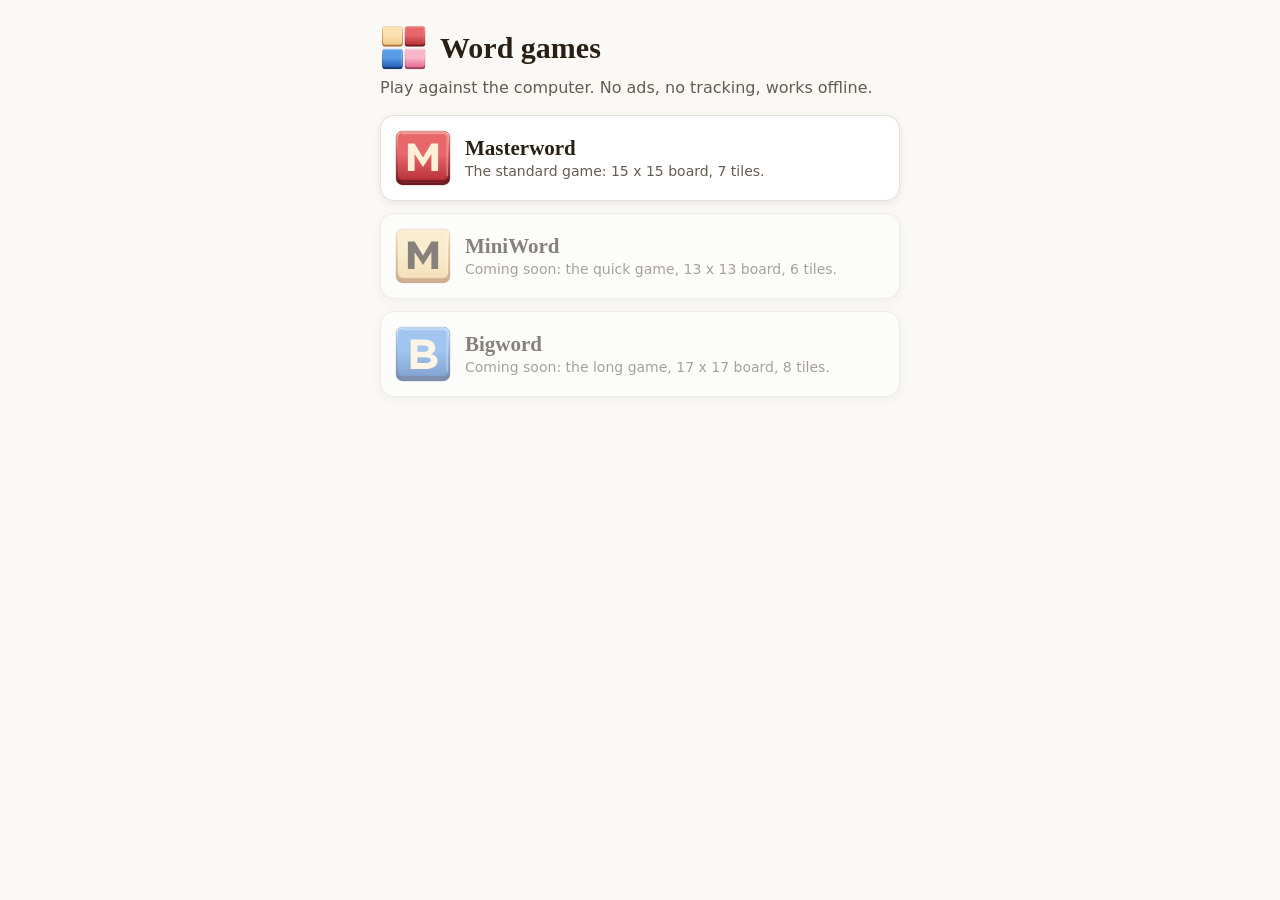
<file: index.html>
<!DOCTYPE html>
<html lang="en">
<head>
<meta charset="utf-8">
<meta name="viewport" content="width=device-width, initial-scale=1">
<meta name="theme-color" content="#FAF9F6">
<link rel="icon" href="art/logo-wordgames.svg">
<title>Word games</title>
<style>
body{margin:0;font-family:system-ui,-apple-system,"Segoe UI",Roboto,sans-serif;background:#FAF9F6;color:#292015;display:flex;justify-content:center}
main{width:min(100vw,520px);padding:24px 16px}
h1{display:flex;align-items:center;gap:12px;font-family:Georgia,'Times New Roman',serif;font-size:30px;margin:0 0 6px}
h1 img{width:48px;height:48px}
p{color:#655B50;margin:0 0 18px}
a.card,div.card{display:flex;align-items:center;gap:14px;background:#fff;border:1px solid #E6E0D7;border-radius:14px;padding:14px;margin-bottom:12px;text-decoration:none;color:inherit;box-shadow:0 2px 8px rgba(0,0,0,.08)}
.card img{width:56px;height:56px;flex:none}
.card b{display:block;font-family:Georgia,'Times New Roman',serif;font-size:21px}
.card span{font-size:14px;color:#655B50}
div.card{opacity:.55}
</style>
</head>
<body>
<main>
  <h1><img src="art/logo-wordgames.svg" alt="">Word games</h1>
  <p>Play against the computer. No ads, no tracking, works offline.</p>
  <a class="card" href="masterword/"><img src="art/logo-masterword.svg" alt=""><div><b>Masterword</b><span>The standard game: 15 x 15 board, 7 tiles.</span></div></a>
  <div class="card"><img src="art/logo-miniword.svg" alt=""><div><b>MiniWord</b><span>Coming soon: the quick game, 13 x 13 board, 6 tiles.</span></div></div>
  <div class="card"><img src="art/logo-bigword.svg" alt=""><div><b>Bigword</b><span>Coming soon: the long game, 17 x 17 board, 8 tiles.</span></div></div>
</main>
</body>
</html>
</file>
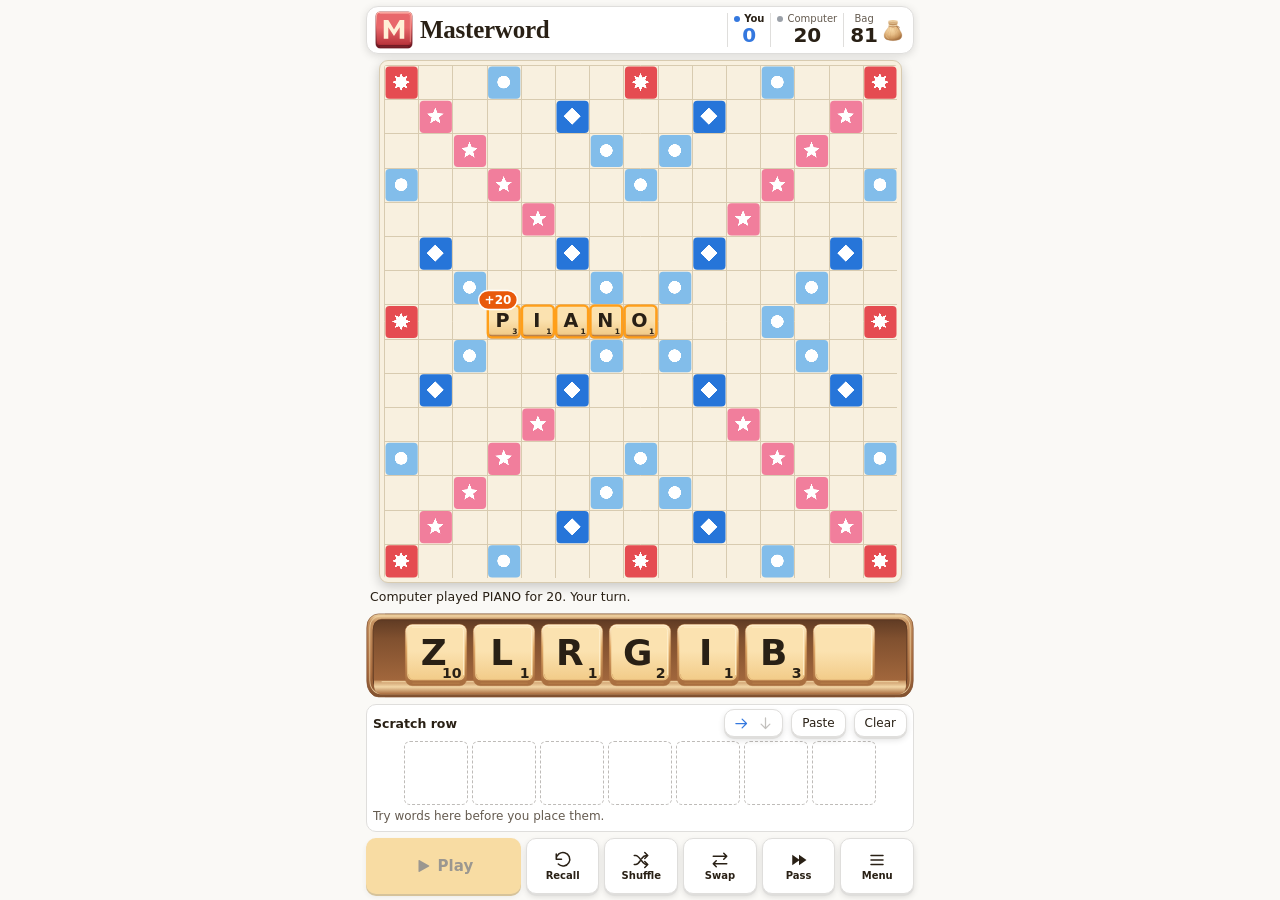
<file: masterword/index.html>
<!DOCTYPE html>
<html lang="en">
<head>
<meta charset="utf-8">
<meta name="viewport" content="width=device-width, initial-scale=1, user-scalable=no">
<meta name="mobile-web-app-capable" content="yes">
<meta name="apple-mobile-web-app-capable" content="yes">
<meta name="apple-mobile-web-app-title" content="Masterword">
<meta name="theme-color" content="#FAF9F6">
<link rel="manifest" href="manifest.json">
<link rel="icon" href="icon-192.png">
<link rel="apple-touch-icon" href="icon-192.png">
<link rel="stylesheet" href="../core/core.css">
<title>Masterword</title>
</head>
<body>
<script>window.WG_BASE = '../';</script>
<script src="config.js"></script>
<script src="../core/engine.js"></script>
<script src="../core/game.js"></script>
<script src="../core/dev.js"></script>
</body>
</html>
</file>
<file: core/core.css>
/* Word games shared styles. Colours come from the active theme (themes/<id>/theme.json) through the variables on <body>. */
*{box-sizing:border-box;-webkit-tap-highlight-color:transparent}
html,body{margin:0;height:100%;overflow:hidden;overscroll-behavior:none}
body{--page:#FAF9F6;--panel:#fff;--text:#292015;--muted:#655B50;--plain:#F8F0DF;--grid:#D8CBB0;--accent:#F6B93F;--icon:#292015;--tileInk:#292015;--blue:#3478DF;
 --bd:color-mix(in srgb,var(--text) 15%,var(--panel));--tileimg:none;--rackimg:none;--frameimg:none;
 font-family:system-ui,-apple-system,"Segoe UI",Roboto,sans-serif;background:var(--page);color:var(--text);display:flex;justify-content:center;
 user-select:none;-webkit-user-select:none;-webkit-touch-callout:none;touch-action:none}
#appbg{position:fixed;inset:0;z-index:0;background:center top/cover no-repeat;pointer-events:none}
#fxb,#fxt{position:fixed;left:0;top:0;pointer-events:none}
#fxb{z-index:0}#fxt{z-index:70}
#app{position:relative;z-index:1;width:min(100vw,560px);height:100%;height:100dvh;display:flex;flex-direction:column;align-items:center;justify-content:space-between;gap:6px;padding:6px;overflow:hidden}
#top{width:100%;display:flex;align-items:center;gap:7px;background:var(--panel);border:1px solid var(--bd);border-radius:12px;padding:4px 4px 4px 8px;box-shadow:0 2px 8px rgba(0,0,0,.12);flex:none}
#logo{width:38px;height:38px;flex:none}
#title{font-family:Georgia,'Times New Roman','Noto Serif',serif;font-weight:700;font-size:clamp(16px,5vw,25px);letter-spacing:-.01em;flex:1;min-width:0;white-space:nowrap;overflow:hidden;text-overflow:ellipsis}
#sbox{display:flex;align-items:stretch;flex:none}
.sc{display:flex;flex-direction:column;justify-content:center;text-align:center;line-height:1.05;font-size:10px;color:var(--muted);padding:1px 6px;border-left:1px solid var(--bd)}
.sc span{display:flex;align-items:center;justify-content:center;gap:4px}
.dt{width:6px;height:6px;border-radius:50%;background:var(--blue);display:inline-block}.sc.cp .dt{background:#9aa0a8}
.sc b{display:block;font-size:20px;color:var(--text);margin-top:1px}
.sc.on span{color:var(--text);font-weight:700}.sc.on b{color:var(--blue)}
#bagi{flex-direction:row;gap:3px;min-height:0;padding:1px 4px 1px 6px;border:0;border-left:1px solid var(--bd);border-radius:0;background:transparent;box-shadow:none}
#bagi .sc{border:0;padding:0}#bagi.off{pointer-events:none}
#bagimg{width:24px;height:24px}
#bw{position:relative;flex:none;padding:4px;border-radius:9px;background:var(--plain);border:1px solid var(--grid);box-shadow:0 4px 12px rgba(0,0,0,.2)}
#bw.framed{padding:0;border:10px solid transparent;border-image:var(--frameimg) 60 / 10px stretch;border-radius:0;background:none;box-shadow:none}
#cv{display:block;border-radius:3px;touch-action:none}
#bFit{position:absolute;right:10px;bottom:10px;min-height:0;width:36px;height:36px;padding:0;border-radius:50%;display:none;opacity:.92}
#status{width:100%;flex:none;min-height:18px;font-size:12.5px;line-height:1.3;padding:0 4px;white-space:nowrap;overflow:hidden;text-overflow:ellipsis}
body.wall #status{background:color-mix(in srgb,var(--panel) 80%,transparent);border-radius:6px;padding:1px 6px}
.tbox{width:100%;flex:none}
#rackBox{border-style:solid;border-color:transparent;border-width:9px 19px 11px;border-image:var(--rackimg) 20 45 20 45 fill / 9px 19px 11px stretch;padding:1px 0 0}
#rackBox.plain{border:0;border-radius:8px;padding:6px;background:linear-gradient(#ead3a8,#d3b480);box-shadow:inset 0 2px 5px rgba(120,80,30,.35)}
#rackBox.hot,#scrBox.hot{outline:2px solid var(--blue);outline-offset:1px;border-radius:10px}
#scrBox{background:var(--panel);border:1px solid var(--bd);border-radius:10px;padding:4px 6px 6px}
#scrBox .sh{display:flex;align-items:center;gap:8px;margin-bottom:4px;min-height:26px}
#scrBox .sh b{font-size:12.5px;flex:none}
#scrBox .sp{flex:1}
#sfb{min-height:16px;margin-top:4px;font-size:12px;white-space:nowrap;overflow:hidden;text-overflow:ellipsis}
#scClr,#scPaste{min-height:28px;padding:1px 10px;font-size:12px;flex:none}
#bDir{min-height:28px;padding:1px 9px;gap:9px;flex:none}
#bDir .ic{width:15px;height:15px;opacity:.28}
#bDir .ic.on{opacity:1;color:var(--blue)}
.wghost{position:fixed;left:0;top:0;z-index:50;opacity:.5;will-change:transform}
.wghost .tile{transition:none}
.simb{display:none}body.sim .simb{display:inline-flex}
.box input[type=text],.box input[type=number],.box textarea{font-size:16px;padding:6px;font-family:inherit;user-select:text;-webkit-user-select:text;color:var(--text);background:var(--panel);border:1px solid var(--bd);border-radius:6px}
.ok{color:#1f8a4c}.no{color:#d8443f}.mu{color:var(--muted)}
body.dark .ok{color:#52c485}body.dark .no{color:#ff8a84}
.tray{position:relative;width:100%;touch-action:none}
.slot{position:absolute;left:0;top:0;border-radius:6px}
#rackBox.plain .slot{background:rgba(110,70,20,.14)}
#scr .slot{border:1.5px dashed color-mix(in srgb,var(--text) 30%,transparent)}
.tile{--sz:48px;position:absolute;left:0;top:0;width:var(--sz);height:var(--sz);background:var(--tileimg) center/100% 100% no-repeat;
 display:flex;align-items:center;justify-content:center;font-weight:800;font-size:calc(var(--sz)*var(--lk,.56));line-height:1;color:var(--tileInk);touch-action:none}
body.notile .tile{border-radius:calc(var(--sz)*.14);background:linear-gradient(#FBE2B0,#F2CB88);box-shadow:inset 0 0 0 1.5px rgba(255,240,205,.85),0 calc(var(--sz)*.06) 0 #CA935A}
.tile .L{transform:translate(calc(var(--sz) * (-0.035 - (var(--lk,.56) - 0.56) * 0.35)),calc(var(--sz) * -0.03))}
.tile .P{position:absolute;right:10%;bottom:11%;font-size:calc(var(--sz)*var(--pk,.22));font-weight:800}
.tile.blank .L{color:#b03a2e}
.tray .tile{transition:transform .13s ease-out,top .1s}
.tile.sel{top:-7px;outline:3px solid var(--blue);outline-offset:0;border-radius:calc(var(--sz)*.14)}
.tile.ghost{position:fixed;z-index:50;transition:none;will-change:transform;transform-origin:32px 32px}
.tile.ghost::after{content:"";position:absolute;inset:6% 4% -8%;border-radius:14%;box-shadow:0 10px 12px rgba(0,0,0,.38);z-index:-1}
.row{display:flex;gap:5px;width:100%;flex:none}
.row button{flex:1;min-width:0;flex-direction:column;gap:1px;font-size:10px;font-weight:600;min-height:clamp(44px,6.4dvh,56px);padding:2px}
button{background:var(--panel);color:var(--text);border:1px solid var(--bd);min-height:44px;padding:4px 8px;border-radius:10px;font-size:14px;font-family:inherit;display:inline-flex;align-items:center;justify-content:center;gap:6px;box-shadow:0 2px 0 var(--bd),0 3px 6px rgba(0,0,0,.12)}
button:active{filter:brightness(.94);transform:translateY(1px);box-shadow:0 1px 0 var(--bd)}
button:disabled{opacity:.45}
#bPlay{flex:2.2;flex-direction:row;gap:6px;background:var(--accent);color:#292015;font-weight:700;border-color:transparent;font-size:15px;box-shadow:0 2px 0 color-mix(in srgb,var(--accent) 70%,#000),0 3px 6px rgba(0,0,0,.14)}
.ic{display:inline-block;width:18px;height:18px;flex:none;background:currentColor;-webkit-mask:var(--m) center/contain no-repeat;mask:var(--m) center/contain no-repeat}
.ov{position:fixed;inset:0;background:rgba(0,0,0,.55);display:none;align-items:center;justify-content:center;z-index:80}
.ov.on{display:flex}
.box{background:var(--panel);color:var(--text);padding:16px;border-radius:12px;width:min(94vw,380px);max-height:90vh;max-height:90dvh;overflow:auto;display:flex;flex-direction:column;gap:11px;touch-action:pan-y}
.box label{display:flex;flex-direction:column;gap:4px;font-size:14px}
.box label.ck{flex-direction:row;align-items:center;gap:10px}
.box select,.box input[type=range]{font-size:16px;padding:6px;font-family:inherit;width:100%}
.box small{color:var(--muted);font-size:12px;line-height:1.35}
.box h4{margin:6px 0 0;font-size:12px;color:var(--muted);text-transform:uppercase;letter-spacing:.05em}
.box td{padding:3px 6px;font-size:14px}.box table{border-collapse:collapse;width:100%}
#letters{display:grid;grid-template-columns:repeat(7,1fr);gap:6px}
#letters button{padding:0;min-height:42px;font-weight:700}
#swapList{display:flex;flex-wrap:wrap;gap:8px;justify-content:center;padding:10px 0}
#swapList .tile{position:relative;--sz:52px}
#swapList .tile.sel{top:-5px}
#bagGrid{display:grid;grid-template-columns:repeat(7,1fr);gap:5px}
.bc{background:color-mix(in srgb,var(--text) 10%,transparent);border-radius:6px;text-align:center;padding:4px 0;font-size:13px}
.bc b{display:block;font-size:16px}.bc.z{opacity:.35}
@media (prefers-reduced-motion:reduce){.tray .tile{transition:none}}

/* ---------- moving background (scene) ---------- */
#scene{position:fixed;inset:0;z-index:0;overflow:hidden;pointer-events:none}
#scene video{position:absolute;inset:0;width:100%;height:100%;object-fit:cover}
#scene .sl{position:absolute;inset:0}
#scene .slin{--T:max(100dvh,177.78vw);position:absolute;left:50%;top:0;width:calc(var(--T)*.5625);height:calc(var(--T)*2);
 background-repeat:repeat-y;background-size:100% 50%;will-change:transform;animation:none linear infinite}
#scene .slin.still{height:var(--T);background-size:100% 100%;transform:translateX(-50%)}
#scene .slin.breathe{height:var(--T);background-size:100% 100%;animation-name:sbreathe;animation-timing-function:ease-in-out;animation-direction:alternate}
#scene .slin.up{animation-name:sup}
#scene .slin.down{animation-name:sdown}
#scene .sl.sway{animation:ssway 7s ease-in-out infinite alternate;will-change:transform}
@keyframes sup{from{transform:translate(-50%,0)}to{transform:translate(-50%,calc(var(--T)*-1))}}
@keyframes sdown{from{transform:translate(-50%,calc(var(--T)*-1))}to{transform:translate(-50%,0)}}
@keyframes sbreathe{from{transform:translateX(-50%) scale(1)}to{transform:translateX(-50%) scale(1.06)}}
@keyframes ssway{from{transform:translateX(-14px)}to{transform:translateX(14px)}}
body.still #scene *{animation-play-state:paused!important}
body.scene #appbg{display:none}
body.scene #bw{background:transparent;border-color:color-mix(in srgb,var(--grid) 70%,transparent);box-shadow:0 4px 14px rgba(0,0,0,.22)}
body.scene #top,body.scene #scrBox,body.scene .row button:not(#bPlay){background:color-mix(in srgb,var(--panel) 86%,transparent)}
body.scene #status{background:color-mix(in srgb,var(--panel) 80%,transparent);border-radius:6px;padding:1px 6px}

/* ---------- board themes: painted board picture with a matching background ---------- */
#tbg{position:fixed;inset:0;z-index:0;pointer-events:none;background-repeat:no-repeat}
body.btheme #appbg{display:none}
body.btheme #bw{padding:3px;border:0;border-radius:6px;background:linear-gradient(135deg,var(--fr1),var(--fr2));box-shadow:0 6px 18px rgba(0,0,0,.35)}
body.btheme #top,body.btheme #scrBox{background:color-mix(in srgb,var(--panel) var(--pa),transparent);border-color:color-mix(in srgb,var(--panel) 60%,var(--text) 12%);box-shadow:0 2px 10px rgba(0,0,0,.18)}
body.btheme .row button:not(#bPlay){background:color-mix(in srgb,var(--panel) var(--pa),transparent);border-color:transparent;box-shadow:0 2px 6px rgba(0,0,0,.2)}
body.btheme #status{background:color-mix(in srgb,var(--panel) 78%,transparent);border-radius:6px;padding:1px 6px}
#tbg::after{content:"";position:absolute;inset:0;background:var(--panel);opacity:var(--wash,0)}
body.btheme.dark .row button:not(#bPlay){border:1px solid color-mix(in srgb,var(--text) 22%,transparent)}
</file>
